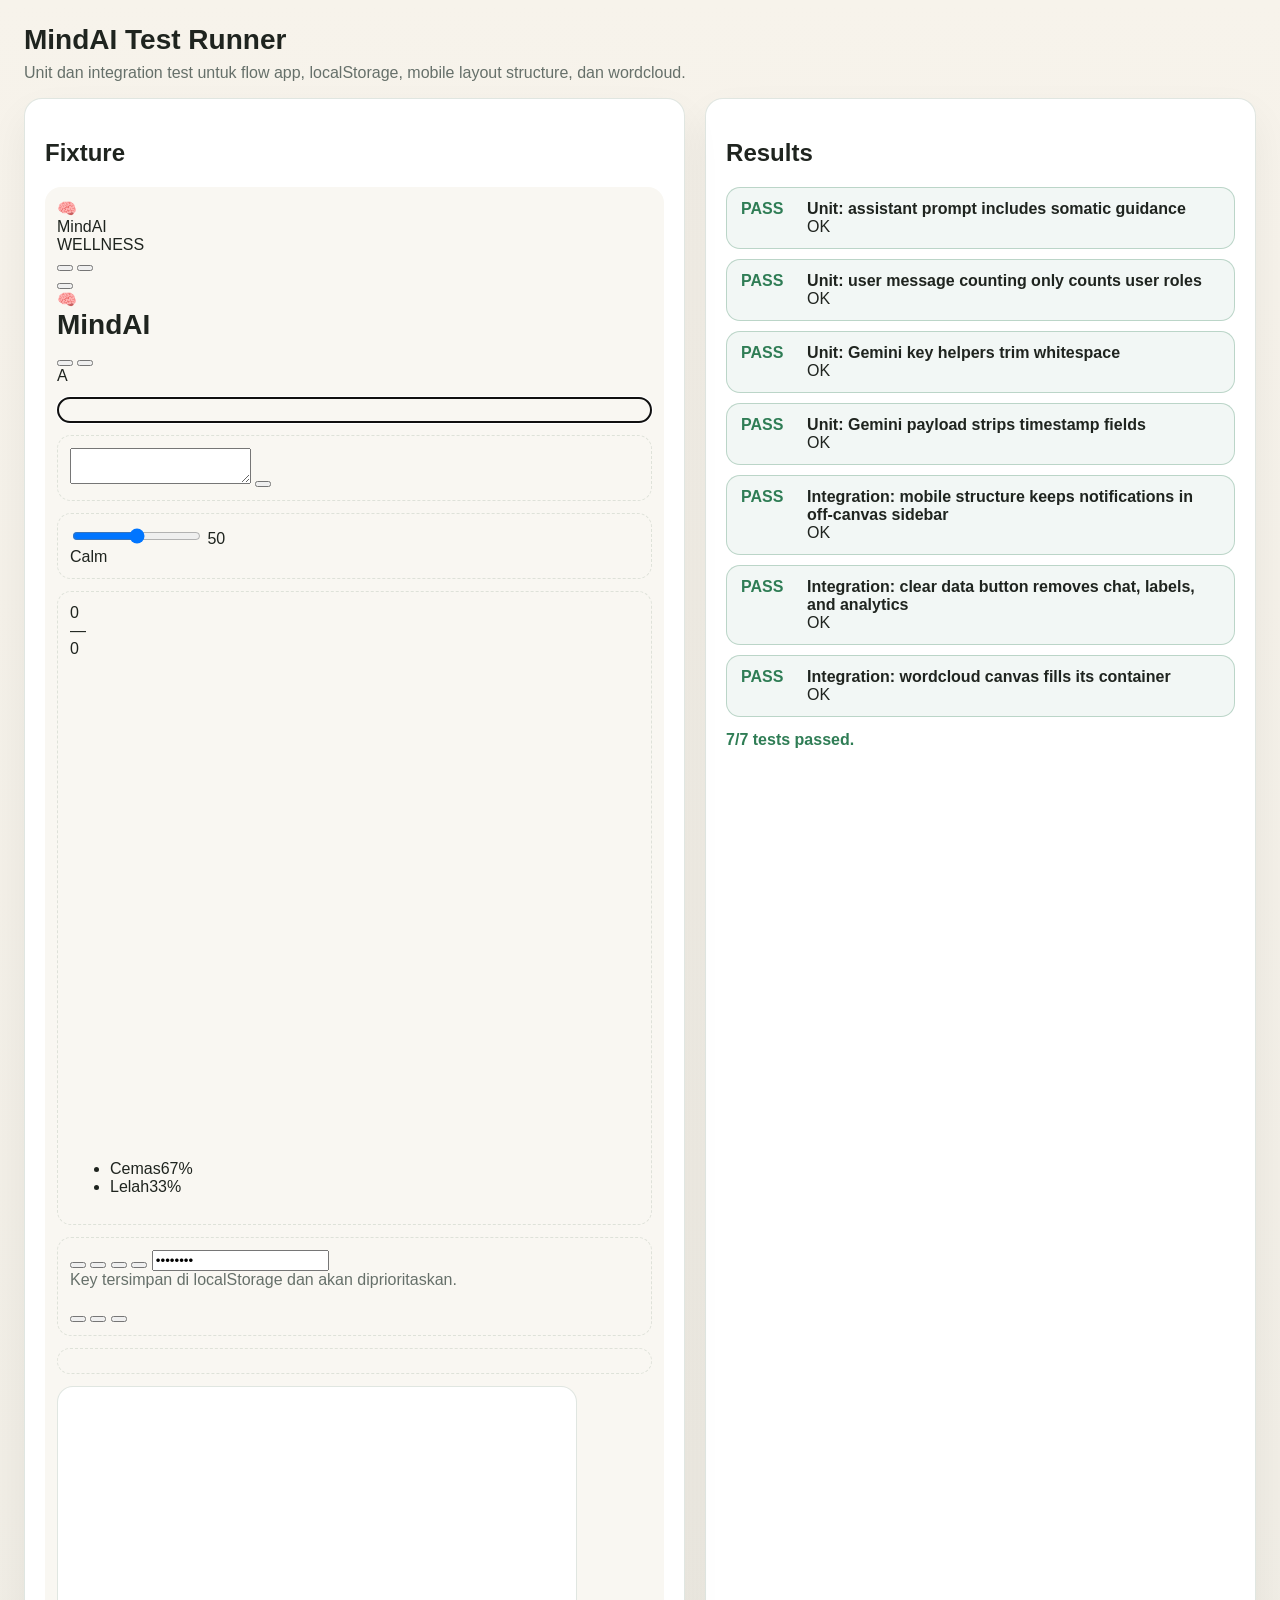
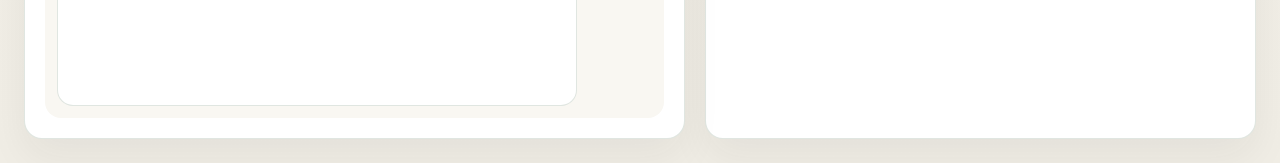
<file: test/index.html>
<!doctype html>
<html lang="id">
  <head>
    <meta charset="UTF-8" />
    <meta name="viewport" content="width=device-width, initial-scale=1.0" />
    <title>MindAI Test Runner</title>
    <style>
      :root {
        color-scheme: light;
        --bg: #f6f2ea;
        --panel: #ffffff;
        --text: #1f241f;
        --muted: #66706a;
        --border: rgba(66, 100, 71, 0.16);
        --success: #2f7d55;
        --danger: #b44747;
      }

      * {
        box-sizing: border-box;
      }

      body {
        margin: 0;
        padding: 24px;
        background: linear-gradient(180deg, #f7f3eb 0%, #f0ede5 100%);
        color: var(--text);
        font-family: Inter, Arial, sans-serif;
      }

      h1 {
        margin: 0 0 8px;
        font-size: 28px;
      }

      p {
        margin: 0 0 16px;
        color: var(--muted);
      }

      .grid {
        display: grid;
        gap: 20px;
        grid-template-columns: minmax(0, 1.2fr) minmax(0, 1fr);
      }

      .panel {
        padding: 20px;
        border: 1px solid var(--border);
        border-radius: 18px;
        background: var(--panel);
        box-shadow: 0 18px 40px rgba(31, 36, 31, 0.06);
      }

      .fixture {
        position: relative;
        overflow: hidden;
      }

      .fixture .spa-page {
        border: 1px dashed rgba(66, 100, 71, 0.14);
        border-radius: 14px;
        margin-top: 12px;
        padding: 12px;
      }

      .test-list {
        display: grid;
        gap: 10px;
        margin: 0;
        padding: 0;
        list-style: none;
      }

      .test-item {
        display: flex;
        gap: 12px;
        align-items: flex-start;
        padding: 12px 14px;
        border-radius: 14px;
        border: 1px solid var(--border);
        background: #fcfbf8;
      }

      .test-item.pass {
        border-color: rgba(47, 125, 85, 0.28);
        background: rgba(47, 125, 85, 0.06);
      }

      .test-item.fail {
        border-color: rgba(180, 71, 71, 0.28);
        background: rgba(180, 71, 71, 0.06);
      }

      .status {
        min-width: 54px;
        font-weight: 700;
      }

      .status.pass {
        color: var(--success);
      }

      .status.fail {
        color: var(--danger);
      }

      .summary {
        margin-top: 14px;
        font-weight: 600;
      }

      .summary.pass {
        color: var(--success);
      }

      .summary.fail {
        color: var(--danger);
      }

      .fixture-shell {
        background: #f9f7f2;
        border-radius: 16px;
        padding: 12px;
      }

      .wordcloud-stage {
        width: 520px;
        max-width: 100%;
        height: 320px;
        margin-top: 12px;
        border-radius: 16px;
        border: 1px solid var(--border);
        background: #fff;
      }

      .hidden {
        display: none !important;
      }

      .skip-link {
        position: absolute;
        top: -48px;
        left: 16px;
        z-index: 10000;
        padding: 12px 16px;
        border-radius: 999px;
        background: var(--success);
        color: #ffffff;
        font-weight: 700;
        text-decoration: none;
        transition: top 0.2s ease;
      }

      .skip-link:focus,
      .skip-link:focus-visible {
        top: 16px;
      }
    </style>
    <script>
      localStorage.setItem("mindai_gemini_key", "test-key");
      localStorage.setItem("mindai_chat_history", JSON.stringify([]));
      localStorage.setItem("mindai_emotion_logs", JSON.stringify([]));
      localStorage.setItem("mindai_emotion_extraction_meta", JSON.stringify({}));
      window.alert = () => {};
      window.confirm = () => true;
    </script>
  </head>
  <body>
    <a class="skip-link" href="#main-content">Lewati ke konten utama</a>
    <h1>MindAI Test Runner</h1>
    <p>Unit dan integration test untuk flow app, localStorage, mobile layout structure, dan wordcloud.</p>

    <div class="grid" id="main-content" tabindex="-1">
      <section class="panel fixture">
        <h2>Fixture</h2>
        <div class="fixture-shell">
          <div class="app-shell">
            <nav class="sidebar" id="sidebar">
              <div class="sidebar-header">
                <div class="brand-row">
                  <div class="logo-mark">🧠</div>
                  <div>
                    <div class="brand-title">MindAI</div>
                    <div class="brand-tagline">WELLNESS</div>
                  </div>
                </div>
                <div class="sidebar-mobile-actions" aria-label="Mobile quick actions">
                  <button class="action-btn" type="button" title="Notifications"></button>
                  <button class="action-btn" type="button" title="Help"></button>
                </div>
              </div>
            </nav>

            <main class="main-content">
              <header class="app-header">
                <button class="hamburger" id="hamburger" type="button" aria-label="Open navigation">
                  <span></span>
                  <span></span>
                  <span></span>
                </button>
                <div class="header-brand">
                  <div class="logo-mark">🧠</div>
                  <h1>MindAI</h1>
                </div>
                <div class="header-actions">
                  <button class="action-btn" type="button" title="Notifications"></button>
                  <button class="action-btn" type="button" title="Help"></button>
                  <div class="user-avatar-header">A</div>
                </div>
              </header>

              <section class="spa-page active" id="page-home" data-page="home"></section>
              <section class="spa-page" id="page-chat" data-page="chat">
                <div id="chat-messages"></div>
                <textarea id="chat-input"></textarea>
                <button id="send-btn" type="button"></button>
              </section>
              <section class="spa-page" id="page-mood" data-page="mood">
                <input id="mood-slider" type="range" value="50" />
                <span id="slider-display">50</span>
                <div id="emotion-scores-section" class="hidden emotion-scores-section"></div>
                <div class="emotion-btn emotion-calm"><span></span><span>Calm</span></div>
              </section>
              <section class="spa-page" id="page-dashboard" data-page="dashboard">
                <div id="stat-checkins">0</div>
                <div id="stat-avgmood">—</div>
                <div id="stat-streak">0</div>
                <canvas id="mood-line-chart"></canvas>
                <p id="mood-line-empty"></p>
                <canvas id="emotion-bar-chart"></canvas>
                <p id="emotion-bar-empty"></p>
                <div id="wordcloud-container" class="wordcloud-container" style="width: 100%; height: 320px">
                  <div id="dash-wordcloud-placeholder" class="wordcloud-placeholder hidden"></div>
                  <canvas id="dash-wordcloud-canvas" class="hidden"></canvas>
                </div>
                <ul id="emotion-list-dash" class="emotion-list"></ul>
              </section>
              <section class="spa-page" id="page-settings" data-page="settings">
                <button id="btn-open-settings" type="button"></button>
                <button id="btn-close-settings" type="button"></button>
                <button id="btn-distress" type="button"></button>
                <button id="btn-close-coping" type="button"></button>
                <input id="api-key-input" type="password" />
                <p id="api-key-status"></p>
                <button id="btn-save-settings" type="button"></button>
                <button id="btn-clear-api-key" type="button"></button>
                <button id="btn-clear-data" type="button"></button>
              </section>
              <section class="spa-page" id="page-resources" data-page="resources"></section>
            </main>
          </div>
          <div class="wordcloud-stage">
            <canvas id="wordcloud-canvas"></canvas>
            <div id="wordcloud-placeholder" class="wordcloud-placeholder hidden"></div>
          </div>
        </div>
      </section>

      <section class="panel">
        <h2>Results</h2>
        <ul id="test-results" class="test-list"></ul>
        <div id="test-summary" class="summary">Running tests...</div>
      </section>
    </div>

    <script src="../src/js/ai-engine.js"></script>
    <script src="../src/js/a11y-focus.js"></script>
    <script src="../src/js/app.js"></script>
    <script src="../src/js/script.js"></script>
    <script src="../src/js/wordcloud.js"></script>
    <script src="./run-tests.js"></script>
  </body>
</html>
</file>
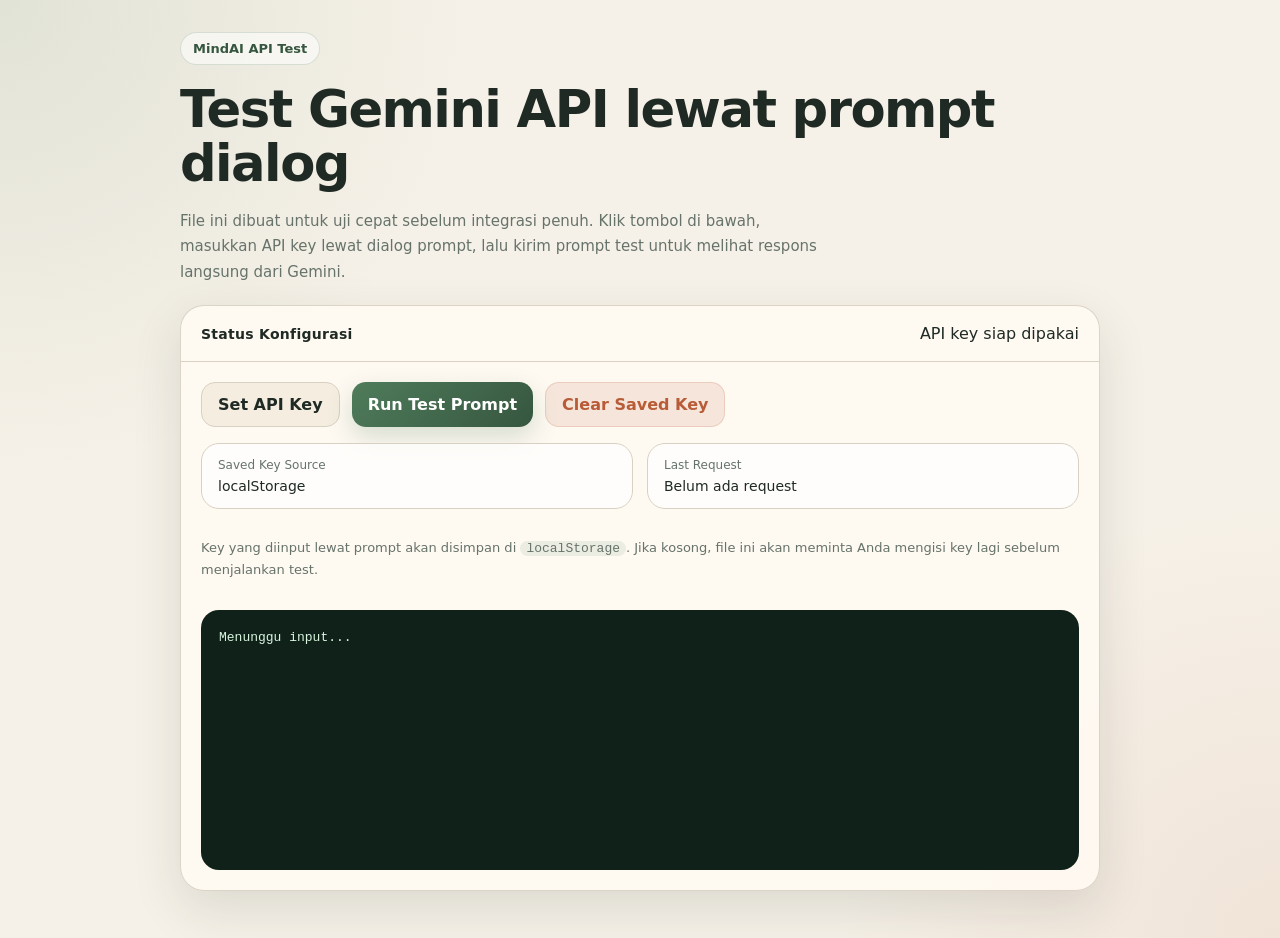
<file: api-test.html>
<!doctype html>
<html lang="id">
  <head>
    <meta charset="UTF-8" />
    <meta name="viewport" content="width=device-width, initial-scale=1.0" />
    <title>MindAI API Test</title>
    <style>
      :root {
        --bg: #f6f1e8;
        --panel: #fffaf2;
        --text: #1f2a24;
        --muted: #66736a;
        --line: #d8d0c2;
        --primary: #4f7c5b;
        --primary-dark: #36563f;
        --danger: #b85c38;
        --shadow: 0 18px 50px rgba(31, 42, 36, 0.12);
      }

      * {
        box-sizing: border-box;
      }

      body {
        margin: 0;
        min-height: 100vh;
        font-family:
          Inter,
          system-ui,
          -apple-system,
          BlinkMacSystemFont,
          "Segoe UI",
          sans-serif;
        background: radial-gradient(circle at top left, rgba(79, 124, 91, 0.12), transparent 30%), radial-gradient(circle at bottom right, rgba(184, 92, 56, 0.09), transparent 28%), var(--bg);
        color: var(--text);
      }

      .wrap {
        max-width: 960px;
        margin: 0 auto;
        padding: 32px 20px 48px;
      }

      .hero {
        display: grid;
        gap: 18px;
        margin-bottom: 20px;
      }

      .badge {
        display: inline-flex;
        align-items: center;
        gap: 8px;
        width: fit-content;
        padding: 8px 12px;
        border: 1px solid rgba(79, 124, 91, 0.2);
        border-radius: 999px;
        background: rgba(255, 255, 255, 0.55);
        color: var(--primary-dark);
        font-size: 13px;
        font-weight: 600;
      }

      h1 {
        margin: 0;
        font-size: clamp(2rem, 4vw, 3.5rem);
        line-height: 1.05;
        letter-spacing: -0.03em;
      }

      .subtitle {
        margin: 0;
        max-width: 68ch;
        color: var(--muted);
        font-size: 15px;
        line-height: 1.7;
      }

      .panel {
        background: rgba(255, 250, 242, 0.9);
        border: 1px solid rgba(216, 208, 194, 0.9);
        border-radius: 24px;
        box-shadow: var(--shadow);
        overflow: hidden;
      }

      .panel-head {
        padding: 18px 20px;
        border-bottom: 1px solid var(--line);
        display: flex;
        justify-content: space-between;
        align-items: center;
        gap: 12px;
      }

      .panel-head strong {
        font-size: 14px;
        letter-spacing: 0.02em;
      }

      .panel-body {
        padding: 20px;
        display: grid;
        gap: 16px;
      }

      .controls {
        display: flex;
        flex-wrap: wrap;
        gap: 12px;
      }

      button {
        appearance: none;
        border: 0;
        border-radius: 14px;
        padding: 12px 16px;
        font: inherit;
        font-weight: 700;
        cursor: pointer;
        transition:
          transform 0.15s ease,
          box-shadow 0.15s ease,
          opacity 0.15s ease;
      }

      button:hover {
        transform: translateY(-1px);
      }

      button:disabled {
        opacity: 0.6;
        cursor: not-allowed;
        transform: none;
      }

      .btn-primary {
        background: linear-gradient(135deg, var(--primary), var(--primary-dark));
        color: #fff;
        box-shadow: 0 10px 24px rgba(79, 124, 91, 0.22);
      }

      .btn-secondary {
        background: #f4ede0;
        color: var(--text);
        border: 1px solid var(--line);
      }

      .btn-danger {
        background: rgba(184, 92, 56, 0.12);
        color: var(--danger);
        border: 1px solid rgba(184, 92, 56, 0.18);
      }

      .info-grid {
        display: grid;
        grid-template-columns: repeat(2, minmax(0, 1fr));
        gap: 14px;
      }

      .card {
        padding: 14px 16px;
        border: 1px solid var(--line);
        border-radius: 18px;
        background: rgba(255, 255, 255, 0.7);
      }

      .card-label {
        display: block;
        font-size: 12px;
        color: var(--muted);
        margin-bottom: 6px;
      }

      .card-value {
        font-size: 14px;
        word-break: break-word;
      }

      pre {
        margin: 0;
        padding: 18px;
        border-radius: 18px;
        background: #10211a;
        color: #d8f5de;
        overflow: auto;
        min-height: 260px;
        white-space: pre-wrap;
        word-break: break-word;
        font-size: 13px;
        line-height: 1.6;
      }

      .hint {
        font-size: 13px;
        color: var(--muted);
        line-height: 1.6;
      }

      code {
        background: rgba(79, 124, 91, 0.1);
        padding: 0 6px;
        border-radius: 999px;
      }

      @media (max-width: 640px) {
        .info-grid {
          grid-template-columns: 1fr;
        }

        .panel-head {
          align-items: flex-start;
          flex-direction: column;
        }
      }
    </style>
  </head>
  <body>
    <main class="wrap">
      <section class="hero">
        <div class="badge">MindAI API Test</div>
        <h1>Test Gemini API lewat prompt dialog</h1>
        <p class="subtitle">File ini dibuat untuk uji cepat sebelum integrasi penuh. Klik tombol di bawah, masukkan API key lewat dialog prompt, lalu kirim prompt test untuk melihat respons langsung dari Gemini.</p>
      </section>

      <section class="panel">
        <div class="panel-head">
          <strong>Status Konfigurasi</strong>
          <span id="status-label">API key belum diset</span>
        </div>

        <div class="panel-body">
          <div class="controls">
            <button id="set-key-btn" class="btn-secondary" type="button">Set API Key</button>
            <button id="run-test-btn" class="btn-primary" type="button">Run Test Prompt</button>
            <button id="clear-key-btn" class="btn-danger" type="button">Clear Saved Key</button>
          </div>

          <div class="info-grid">
            <div class="card">
              <span class="card-label">Saved Key Source</span>
              <div id="source-value" class="card-value">localStorage / prompt dialog</div>
            </div>
            <div class="card">
              <span class="card-label">Last Request</span>
              <div id="request-value" class="card-value">Belum ada request</div>
            </div>
          </div>

          <p class="hint">Key yang diinput lewat prompt akan disimpan di <code>localStorage</code>. Jika kosong, file ini akan meminta Anda mengisi key lagi sebelum menjalankan test.</p>

          <pre id="output">Menunggu input...</pre>
        </div>
      </section>
    </main>

    <script>
      const STORAGE_KEY = "mindai_gemini_key";
      const GEMINI_ENDPOINT = "https://generativelanguage.googleapis.com/v1beta/models/gemini-3.5-flash:generateContent";
      // const GEMINI_ENDPOINT = "https://generativelanguage.googleapis.com/v1beta/models/";
      const statusLabel = document.getElementById("status-label");
      const sourceValue = document.getElementById("source-value");
      const requestValue = document.getElementById("request-value");
      const output = document.getElementById("output");
      const setKeyBtn = document.getElementById("set-key-btn");
      const runTestBtn = document.getElementById("run-test-btn");
      const clearKeyBtn = document.getElementById("clear-key-btn");

      function getSavedKey() {
        return localStorage.getItem(STORAGE_KEY)?.trim() || "";
      }

      function setSavedKey(key) {
        const normalized = (key || "").trim();
        if (normalized) {
          localStorage.setItem(STORAGE_KEY, normalized);
        } else {
          localStorage.removeItem(STORAGE_KEY);
        }
        refreshKeyStatus();
      }

      function clearSavedKey() {
        localStorage.removeItem(STORAGE_KEY);
        refreshKeyStatus();
      }

      async function resolveApiKey() {
        const storedKey = getSavedKey();
        if (storedKey) {
          return { key: storedKey, source: "localStorage" };
        }

        return { key: "", source: "none" };
      }

      async function refreshKeyStatus() {
        const { key, source } = await resolveApiKey();
        if (key) {
          statusLabel.textContent = "API key siap dipakai";
          sourceValue.textContent = source;
        } else {
          statusLabel.textContent = "API key belum diset";
          sourceValue.textContent = "Tidak ditemukan";
        }
      }

      async function runGeminiTest() {
        const current = await resolveApiKey();
        if (!current.key) {
          alert("API key belum ada. Klik Set API Key dulu.");
          return;
        }

        const promptText = prompt("Masukkan prompt test untuk Gemini:", "Jelaskan satu langkah sederhana untuk menenangkan diri saat cemas.");
        if (promptText === null) {
          return;
        }

        const finalPrompt = promptText.trim();
        if (!finalPrompt) {
          alert("Prompt test tidak boleh kosong.");
          return;
        }

        requestValue.textContent = finalPrompt;
        output.textContent = "Mengirim request...";
        runTestBtn.disabled = true;

        try {
          const payload = {
            contents: [
              {
                role: "user",
                parts: [{ text: finalPrompt }],
              },
            ],
          };

          const response = await fetch(`${GEMINI_ENDPOINT}?key=${encodeURIComponent(current.key)}`, {
            method: "POST",
            headers: { "Content-Type": "application/json" },
            body: JSON.stringify(payload),
          });

          const data = await response.json();
          if (!response.ok) {
            throw new Error(data?.error?.message || "Request gagal tanpa pesan error yang jelas.");
          }

          const text = data?.candidates?.[0]?.content?.parts?.[0]?.text || "Tidak ada teks balasan dari API.";
          output.textContent = text;
          statusLabel.textContent = "Request berhasil";
        } catch (error) {
          output.textContent = `Error:\n${error.message}`;
          statusLabel.textContent = "Request gagal";
        } finally {
          runTestBtn.disabled = false;
        }
      }

      setKeyBtn.addEventListener("click", () => {
        const existing = getSavedKey();
        const enteredKey = prompt("Masukkan Gemini API Key:", existing || "");

        if (enteredKey === null) {
          return;
        }

        setSavedKey(enteredKey);
        alert(enteredKey.trim() ? "API key disimpan di localStorage." : "API key lokal dihapus.");
      });

      clearKeyBtn.addEventListener("click", () => {
        clearSavedKey();
        alert("API key lokal dihapus.");
      });

      runTestBtn.addEventListener("click", runGeminiTest);

      refreshKeyStatus();
    </script>
  </body>
</html>
</file>
